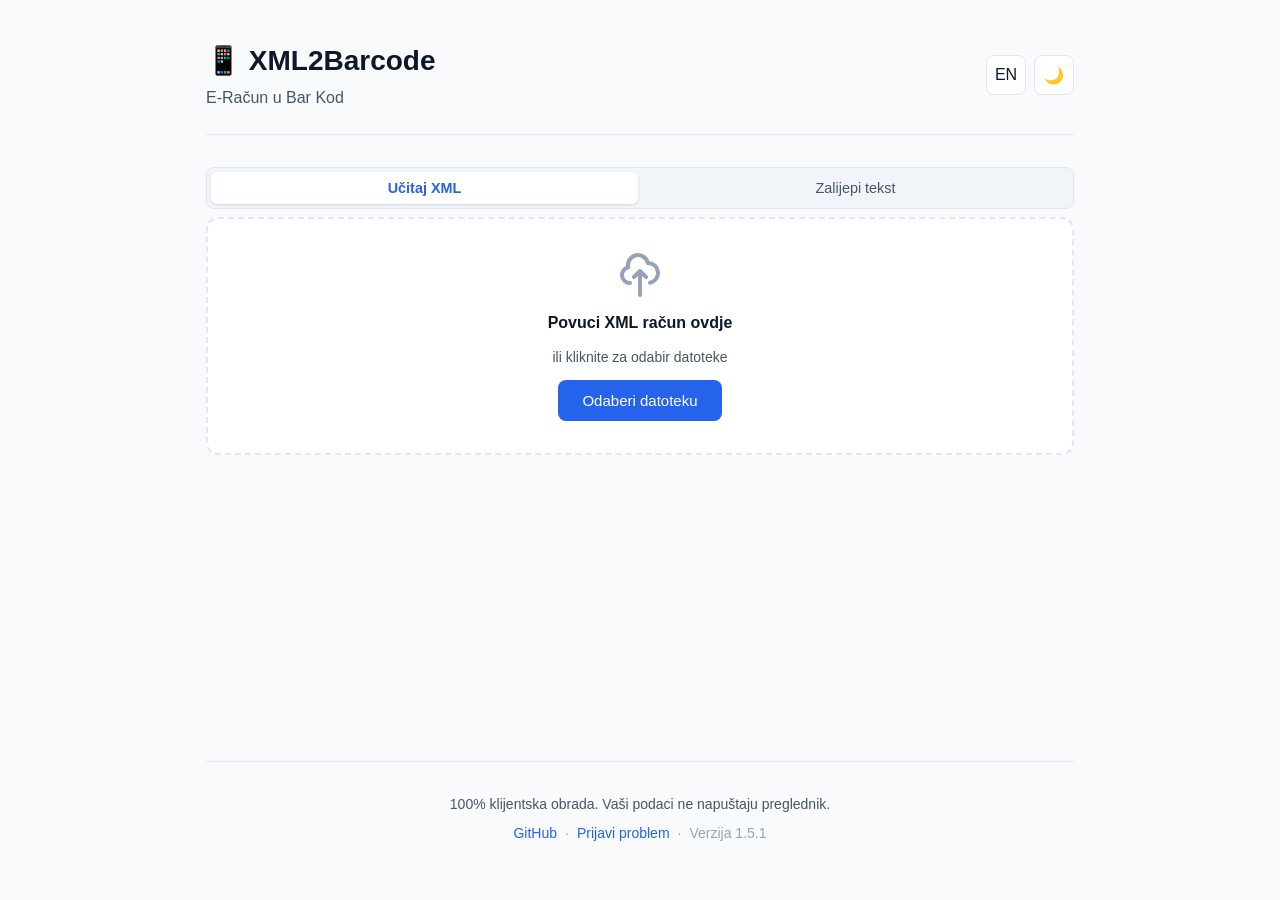
<file: index.html>
<!DOCTYPE html>
<html lang="hr">
<head>
    <meta charset="UTF-8">
    <meta name="viewport" content="width=device-width, initial-scale=1.0">
    <meta name="description" content="Pretvori hrvatske e-račune u bar kodove za mobitel (HUB-3 PDF417 i EPC QR)">
    <meta name="theme-color" content="#2563eb">
    <title>XML2Barcode - E-Račun u Bar Kod</title>

    <!-- PWA Manifest -->
    <link rel="manifest" href="manifest.json">
    <link rel="icon" type="image/svg+xml" href="data:image/svg+xml,<svg xmlns='http://www.w3.org/2000/svg' viewBox='0 0 100 100'><text y='.9em' font-size='90'>📱</text></svg>">

    <!-- External Libraries (local) -->
    <script src="lib/qrcode.min.js"></script>
    <script src="lib/bwip-js-min.js"></script>
    <script src="lib/jszip.min.js"></script>

    <!-- Styles -->
    <link rel="stylesheet" href="css/styles.css">
</head>
<body>
    <div class="container">
        <!-- Header -->
        <header class="header">
            <div class="header-content">
                <h1 class="title">📱 XML2Barcode</h1>
                <p class="subtitle" data-i18n="subtitle">E-Račun u Bar Kod</p>
            </div>
            <div class="header-controls">
                <button id="langToggle" class="icon-btn" aria-label="Toggle language">EN</button>
                <button id="themeToggle" class="icon-btn" aria-label="Toggle theme">🌙</button>
            </div>
        </header>

        <!-- Main Content -->
        <main class="main">
            <!-- Upload Section -->
            <section class="upload-section">
                <!-- Input mode toggle: Upload XML <-> Paste text -->
                <div class="input-mode-toggle" role="tablist" aria-label="Input mode">
                    <button type="button" class="mode-btn active" data-mode="file" data-i18n="modeUpload" aria-pressed="true">Učitaj XML</button>
                    <button type="button" class="mode-btn" data-mode="text" data-i18n="modeText" aria-pressed="false">Zalijepi tekst</button>
                </div>

                <div id="dropZone" class="drop-zone">
                    <div class="drop-zone-content">
                        <svg class="upload-icon" xmlns="http://www.w3.org/2000/svg" fill="none" viewBox="0 0 24 24" stroke="currentColor">
                            <path stroke-linecap="round" stroke-linejoin="round" stroke-width="2" d="M7 16a4 4 0 01-.88-7.903A5 5 0 1115.9 6L16 6a5 5 0 011 9.9M15 13l-3-3m0 0l-3 3m3-3v12" />
                        </svg>
                        <h2 data-i18n="dropZoneTitle">Povuci XML račun ovdje</h2>
                        <p data-i18n="dropZoneSubtitle">ili kliknite za odabir datoteke</p>
                        <input type="file" id="fileInput" accept=".xml" multiple hidden>
                        <button class="btn primary" id="selectBtn" data-i18n="selectBtn">Odaberi datoteku</button>
                    </div>
                </div>
                <!-- Text input zone (Paste text mode) -->
                <div id="textInputZone" class="text-input-zone hidden">
                    <textarea id="paymentTextInput" rows="8" data-i18n-placeholder="textInputPlaceholder"
                              placeholder="Zalijepi podatke za plaćanje (IBAN, iznos, model i poziv na broj, opis plaćanja)…"></textarea>
                    <button type="button" class="btn primary" id="generateFromTextBtn" data-i18n="generateBtn">Generiraj bar kod</button>
                </div>
                <button id="addMoreBtn" class="btn secondary compact hidden" data-i18n="addMoreFiles">
                    + Dodaj još datoteka
                </button>
                <!-- Success message with view results button (shown on mobile) -->
                <div id="uploadSuccess" class="upload-success hidden">
                    <p data-i18n="uploadSuccess">Datoteka uspješno učitana!</p>
                    <button id="viewResultsBtn" class="btn primary" data-i18n="viewResults">Pregledaj rezultate</button>
                </div>
            </section>

            <!-- Validation Messages -->
            <div id="validationMessages" class="validation-messages hidden"></div>

            <!-- Results Section -->
            <section id="resultsSection" class="results-section hidden">
                <!-- Invoice Summary -->
                <div class="invoice-summary">
                    <h3 data-i18n="invoiceSummary">Sažetak računa</h3>
                    <div class="summary-grid">
                        <div class="summary-item">
                            <span class="label" data-i18n="invoiceNumber">Broj računa</span>
                            <span id="invoiceNumber" class="value">-</span>
                        </div>
                        <div class="summary-item">
                            <span class="label" data-i18n="invoiceDate">Datum</span>
                            <span id="invoiceDate" class="value">-</span>
                        </div>
                        <div class="summary-item">
                            <span class="label" data-i18n="supplier">Primatelj</span>
                            <span id="supplier" class="value">-</span>
                        </div>
                        <div class="summary-item highlight">
                            <span class="label" data-i18n="amount">Iznos</span>
                            <span id="amount" class="value">-</span>
                        </div>
                    </div>
                </div>

                <!-- Payment Details -->
                <div class="payment-details">
                    <h3 data-i18n="paymentDetails">Podaci za plaćanje</h3>
                    <div class="details-grid">
                        <div class="detail-item">
                            <span class="label">IBAN</span>
                            <span id="iban" class="value font-mono">-</span>
                        </div>
                        <div class="detail-item">
                            <span class="label" data-i18n="model">Model</span>
                            <span id="model" class="value font-mono">-</span>
                        </div>
                        <div class="detail-item">
                            <span class="label" data-i18n="reference">Poziv na broj</span>
                            <span id="reference" class="value font-mono">-</span>
                        </div>
                        <div class="detail-item">
                            <span class="label" data-i18n="purpose">Svrha plaćanja</span>
                            <span id="purpose" class="value">-</span>
                        </div>
                    </div>
                    <button id="copyDetailsBtn" class="btn secondary" data-i18n="copyDetails">
                        Kopiraj podatke
                    </button>
                </div>

                <!-- Barcode Tabs -->
                <div class="barcode-tabs">
                    <button class="tab-btn active" data-tab="hub3" data-i18n="hub3Tab">HUB-3 (HRK)</button>
                </div>

                <!-- HUB-3 PDF417 -->
                <div id="hub3Tab" class="tab-content active">
                    <div class="barcode-container">
                        <h3 data-i18n="hub3Title">HUB-3 PDF417 Bar Kod</h3>
                        <p class="barcode-description" data-i18n="hub3Description">
                            Za domaće plaćanje u HRK. Skenirajte s mobilnom bankarstvom.
                        </p>
                        <div id="hub3Barcode" class="barcode"></div>
                        <div class="barcode-actions">
                            <button id="downloadHub3Png" class="btn primary" data-i18n="downloadPng">Preuzmi PNG</button>
                            <button id="printSelectedBtn" class="btn secondary" data-i18n="printInvoice">Ispiši račun</button>
                        </div>
                    </div>
                </div>
            </section>

            <!-- Recent Invoices (Combined History + Batch) -->
            <section id="invoicesSection" class="invoices-section hidden">
                <div class="invoices-header">
                    <h3 data-i18n="invoicesTitle">Povijest</h3>
                    <button id="clearHistoryBtn" class="btn secondary small" data-i18n="clearHistory">Obriši</button>
                </div>
                <div id="invoicesList" class="invoices-list"></div>
                <button id="downloadAllBtn" class="btn primary hidden" data-i18n="downloadAll">Preuzmi sve (ZIP)</button>
            </section>
        </main>

        <!-- Footer -->
        <footer class="footer">
            <p data-i18n="footerText">
                100% klijentska obrada. Vaši podaci ne napuštaju preglednik.
            </p>
            <p class="footer-links">
                <a href="https://github.com/nibzard/xml2barcode" target="_blank" rel="noopener">GitHub</a>
                <span class="dot">·</span>
                <a href="https://github.com/nibzard/xml2barcode/issues" target="_blank" rel="noopener" data-i18n="reportIssue">Prijavi problem</a>
                <span class="dot">·</span>
                <span id="versionLabel" class="version-label"></span>
            </p>
        </footer>

        <!-- Debug Panel -->
        <div id="debugPanel" class="debug-panel hidden">
            <div class="debug-header">
                <span>🐛 Debug Console</span>
                <div>
                    <button id="debugCopy" class="debug-btn">📋 Copy</button>
                    <button id="debugClear" class="debug-btn">Clear</button>
                    <button id="debugClose" class="debug-btn">×</button>
                </div>
            </div>
            <div id="debugLog" class="debug-log"></div>
        </div>
    </div>

    <!-- Scripts -->
    <script src="js/debug.js"></script>
    <script src="js/constants.js"></script>
    <script src="js/i18n.js"></script>
    <script src="js/storage.js"></script>
    <script src="js/xml-parser.js"></script>
    <script src="js/text-parser.js"></script>
    <script src="js/iban-trust.js"></script>
    <script src="js/hub3-generator.js"></script>
    <script src="js/epc-generator.js"></script>
    <script src="js/ui.js"></script>
    <script src="js/app.js"></script>

    <!-- Service Worker Registration -->
    <script>
        if ('serviceWorker' in navigator) {
            window.addEventListener('load', () => {
                navigator.serviceWorker.register('./sw.js')
                    .then((registration) => {
                        console.log('ServiceWorker registered:', registration.scope);
                    })
                    .catch((error) => {
                        console.log('ServiceWorker registration failed:', error);
                    });
            });
        }
    </script>
</body>
</html>
</file>
<file: css/styles.css>
/* ABOUTME: Main stylesheet for XML2Barcode application */
/* ABOUTME: Includes dark mode support and responsive design */

:root {
    --primary: #2563eb;
    --primary-hover: #1d4ed8;
    --secondary: #64748b;
    --secondary-hover: #475569;
    --success: #10b981;
    --warning: #f59e0b;
    --error: #ef4444;
    --bg-primary: #ffffff;
    --bg-secondary: #f8fafc;
    --bg-tertiary: #f1f5f9;
    --text-primary: #0f172a;
    --text-secondary: #475569;
    --text-muted: #94a3b8;
    --border: #e2e8f0;
    --shadow: 0 1px 3px 0 rgb(0 0 0 / 0.1), 0 1px 2px -1px rgb(0 0 0 / 0.1);
    --shadow-lg: 0 10px 15px -3px rgb(0 0 0 / 0.1), 0 4px 6px -4px rgb(0 0 0 / 0.1);
    --radius: 0.5rem;
    --radius-lg: 0.75rem;
}

[data-theme="dark"] {
    --primary: #3b82f6;
    --primary-hover: #60a5fa;
    --secondary: #64748b;
    --secondary-hover: #94a3b8;
    --success: #22c55e;
    --warning: #fbbf24;
    --error: #f87171;
    --bg-primary: #0f172a;
    --bg-secondary: #1e293b;
    --bg-tertiary: #334155;
    --text-primary: #f1f5f9;
    --text-secondary: #cbd5e1;
    --text-muted: #64748b;
    --border: #334155;
    --shadow: 0 1px 3px 0 rgb(0 0 0 / 0.3);
    --shadow-lg: 0 10px 15px -3px rgb(0 0 0 / 0.3);
}

/* ABOUTME: Base styles and reset */
*, *::before, *::after {
    box-sizing: border-box;
    margin: 0;
    padding: 0;
}

html {
    font-size: 16px;
    scroll-behavior: smooth;
}

body {
    font-family: -apple-system, BlinkMacSystemFont, 'Segoe UI', Roboto, 'Helvetica Neue', Arial, sans-serif;
    background-color: var(--bg-secondary);
    color: var(--text-primary);
    line-height: 1.5;
    min-height: 100vh;
    transition: background-color 0.3s, color 0.3s;
}

.container {
    max-width: 900px;
    margin: 0 auto;
    padding: 1rem;
    min-height: 100vh;
    display: flex;
    flex-direction: column;
}

/* ABOUTME: Header styles */
.header {
    display: flex;
    justify-content: space-between;
    align-items: center;
    padding: 1.5rem 0;
    border-bottom: 1px solid var(--border);
    margin-bottom: 2rem;
}

.header-content {
    flex: 1;
}

.title {
    font-size: 1.75rem;
    font-weight: 700;
    color: var(--text-primary);
    margin-bottom: 0.25rem;
}

.subtitle {
    font-size: 1rem;
    color: var(--text-secondary);
}

.header-controls {
    display: flex;
    gap: 0.5rem;
}

.icon-btn {
    width: 2.5rem;
    height: 2.5rem;
    border: 1px solid var(--border);
    border-radius: var(--radius);
    background: var(--bg-primary);
    color: var(--text-primary);
    font-size: 1rem;
    cursor: pointer;
    display: flex;
    align-items: center;
    justify-content: center;
    transition: all 0.2s;
}

.icon-btn:hover {
    background: var(--bg-tertiary);
    border-color: var(--secondary);
}

/* ABOUTME: Main content */
.main {
    flex: 1;
    display: flex;
    flex-direction: column;
    gap: 2rem;
}

/* ABOUTME: Upload section */
.upload-section {
    width: 100%;
    display: flex;
    flex-direction: column;
    gap: 0.5rem;
}

.drop-zone {
    border: 2px dashed var(--border);
    border-radius: var(--radius-lg);
    padding: 2rem;
    text-align: center;
    background: var(--bg-primary);
    transition: all 0.3s;
    cursor: pointer;
}

.drop-zone:hover,
.drop-zone.drag-over {
    border-color: var(--primary);
    background: var(--bg-secondary);
}

.drop-zone-content {
    display: flex;
    flex-direction: column;
    align-items: center;
    gap: 0.75rem;
}

.upload-icon {
    width: 3rem;
    height: 3rem;
    color: var(--text-muted);
}

.drop-zone h2 {
    font-size: 1rem;
    font-weight: 600;
    color: var(--text-primary);
}

.drop-zone p {
    color: var(--text-secondary);
    font-size: 0.875rem;
}

.drop-zone.hidden {
    display: none;
}

/* Input mode toggle: Upload XML <-> Paste text */
.input-mode-toggle {
    display: flex;
    gap: 0.25rem;
    padding: 0.25rem;
    background: var(--bg-tertiary);
    border: 1px solid var(--border);
    border-radius: var(--radius);
}

.mode-btn {
    flex: 1;
    padding: 0.5rem 1rem;
    border: none;
    border-radius: calc(var(--radius) - 0.125rem);
    background: transparent;
    color: var(--text-secondary);
    font-size: 0.9rem;
    font-weight: 500;
    cursor: pointer;
    transition: background 0.15s ease, color 0.15s ease;
}

.mode-btn:hover {
    color: var(--text-primary);
}

.mode-btn.active {
    background: var(--bg-primary);
    color: var(--primary);
    font-weight: 600;
    box-shadow: var(--shadow);
}

/* Paste-text input zone */
.text-input-zone {
    display: flex;
    flex-direction: column;
    gap: 0.75rem;
}

.text-input-zone textarea {
    width: 100%;
    min-height: 9rem;
    padding: 0.75rem;
    border: 2px dashed var(--border);
    border-radius: var(--radius-lg);
    background: var(--bg-primary);
    color: var(--text-primary);
    font-family: inherit;
    font-size: 0.95rem;
    line-height: 1.5;
    resize: vertical;
}

.text-input-zone textarea:focus {
    outline: none;
    border-color: var(--primary);
}

.text-input-zone textarea::placeholder {
    color: var(--text-muted);
}

/* Upload success message */
.upload-success {
    background: var(--success);
    color: white;
    padding: 1rem;
    border-radius: var(--radius);
    text-align: center;
    animation: fadeIn 0.3s ease-out;
}

.upload-success.hidden {
    display: none !important;
}

.upload-success p {
    margin-bottom: 0.5rem;
    font-weight: 500;
}

.upload-success .btn {
    background: white;
    color: var(--success);
}

.upload-success .btn:hover {
    background: var(--bg-primary);
}

.btn.compact {
    padding: 0.5rem 1rem;
    font-size: 0.875rem;
    align-self: flex-start;
}

/* ABOUTME: Page-wide dropzone indicator */
body.drag-over .main {
    border: 3px dashed var(--primary);
    border-radius: var(--radius-lg);
    padding: 1rem;
    background: rgba(37, 99, 235, 0.05);
}

/* ABOUTME: Buttons */
.btn {
    display: inline-flex;
    align-items: center;
    justify-content: center;
    gap: 0.5rem;
    padding: 0.75rem 1.5rem;
    border-radius: var(--radius);
    font-weight: 500;
    font-size: 0.9375rem;
    cursor: pointer;
    transition: all 0.2s;
    border: none;
}

.btn.primary {
    background: var(--primary);
    color: white;
}

.btn.primary:hover {
    background: var(--primary-hover);
}

.btn.secondary {
    background: var(--bg-tertiary);
    color: var(--text-primary);
    border: 1px solid var(--border);
}

.btn.secondary:hover {
    background: var(--border);
}

.btn.small {
    padding: 0.5rem 1rem;
    font-size: 0.875rem;
}

.btn:disabled {
    opacity: 0.5;
    cursor: not-allowed;
}

/* ABOUTME: Validation messages */
.validation-messages {
    padding: 1rem;
    border-radius: var(--radius);
    background: var(--bg-primary);
    border: 1px solid var(--warning);
}

.validation-messages.warning {
    border-color: var(--warning);
}

.validation-messages.error {
    border-color: var(--error);
}

.validation-messages ul {
    list-style: none;
    padding-left: 0;
}

.validation-messages li {
    padding: 0.5rem 0;
    display: flex;
    align-items: flex-start;
    gap: 0.5rem;
}

.validation-messages li::before {
    content: "⚠";
    flex-shrink: 0;
}

/* IBAN-trust severity: amber for warnings/cautions, muted for the familiar-IBAN note.
   Deliberately no green / no checkmark — history is recognition, not verification. */
.validation-messages li.msg-warning::before,
.validation-messages li.msg-caution::before {
    color: var(--warning);
}

.validation-messages li.msg-info::before {
    content: "•";
    color: var(--text-muted);
}

.validation-messages li.msg-info {
    color: var(--text-secondary);
}

/* ABOUTME: Results section */
.results-section {
    display: flex;
    flex-direction: column;
    gap: 2rem;
}

.hidden {
    display: none !important;
}

/* ABOUTME: Invoice summary */
.invoice-summary,
.payment-details {
    background: var(--bg-primary);
    border-radius: var(--radius-lg);
    padding: 1.5rem;
    box-shadow: var(--shadow);
}

.invoice-summary h3,
.payment-details h3 {
    font-size: 1.125rem;
    font-weight: 600;
    margin-bottom: 1rem;
    color: var(--text-primary);
}

.summary-grid,
.details-grid {
    display: grid;
    grid-template-columns: repeat(auto-fit, minmax(200px, 1fr));
    gap: 1rem;
}

.summary-item,
.detail-item {
    display: flex;
    flex-direction: column;
    gap: 0.25rem;
}

.summary-item .label,
.detail-item .label {
    font-size: 0.875rem;
    color: var(--text-secondary);
}

.summary-item .value,
.detail-item .value {
    font-size: 1rem;
    font-weight: 500;
    color: var(--text-primary);
    word-break: break-word;
}

.summary-item.highlight .value {
    font-size: 1.5rem;
    font-weight: 700;
    color: var(--primary);
}

.font-mono {
    font-family: 'SF Mono', Monaco, 'Cascadia Code', 'Courier New', monospace;
}

/* ABOUTME: Barcode tabs */
.barcode-tabs {
    display: flex;
    gap: 0.5rem;
    border-bottom: 1px solid var(--border);
    margin-bottom: 1.5rem;
}

.tab-btn {
    padding: 0.75rem 1.5rem;
    background: transparent;
    border: none;
    border-bottom: 2px solid transparent;
    color: var(--text-secondary);
    font-weight: 500;
    cursor: pointer;
    transition: all 0.2s;
}

.tab-btn:hover {
    color: var(--text-primary);
}

.tab-btn.active {
    color: var(--primary);
    border-bottom-color: var(--primary);
}

.tab-content {
    display: none;
}

.tab-content.active {
    display: block;
}

/* ABOUTME: Barcode containers */
.barcode-container {
    background: var(--bg-primary);
    border-radius: var(--radius-lg);
    padding: 2rem;
    box-shadow: var(--shadow);
}

.barcode-container h3 {
    font-size: 1.125rem;
    font-weight: 600;
    margin-bottom: 0.5rem;
    color: var(--text-primary);
}

.barcode-description {
    color: var(--text-secondary);
    margin-bottom: 1.5rem;
    font-size: 0.9375rem;
}

.barcode,
.qrcode {
    display: flex;
    justify-content: center;
    align-items: center;
    min-height: 150px;
    padding: 1rem;
    background: var(--bg-secondary);
    border-radius: var(--radius);
    margin-bottom: 1rem;
}

.barcode canvas,
.qrcode canvas,
.qrcode img {
    max-width: 100%;
    height: auto;
    background: #fff;
    padding: 0.5rem;
    border-radius: 4px;
}

.barcode-string {
    background: var(--bg-secondary);
    padding: 0.75rem;
    border-radius: var(--radius);
    font-size: 0.75rem;
    word-break: break-all;
    color: var(--text-muted);
    margin-bottom: 1rem;
}

.barcode-actions {
    display: flex;
    flex-wrap: wrap;
    gap: 0.75rem;
}

/* ABOUTME: Invoices section (combined history + batch) */
.invoices-section {
    background: var(--bg-primary);
    border-radius: var(--radius-lg);
    padding: 1.5rem;
    box-shadow: var(--shadow);
}

.invoices-header {
    display: flex;
    justify-content: space-between;
    align-items: center;
    margin-bottom: 1rem;
}

.invoices-header h3 {
    font-size: 1.125rem;
    font-weight: 600;
}

.invoices-list {
    display: flex;
    flex-direction: column;
    gap: 0.5rem;
}

.invoices-item {
    display: flex;
    justify-content: space-between;
    align-items: center;
    padding: 0.75rem 1rem;
    background: var(--bg-secondary);
    border-radius: var(--radius);
    cursor: pointer;
    transition: background 0.2s;
}

.invoices-item:hover {
    background: var(--bg-tertiary);
}

.invoices-item-info {
    flex: 1;
    min-width: 0;
}

.invoices-item-title {
    font-weight: 500;
    color: var(--text-primary);
}

.invoices-item-subtitle {
    font-size: 0.875rem;
    color: var(--text-secondary);
}

.invoices-item-delete {
    background: transparent;
    border: none;
    color: var(--text-muted);
    cursor: pointer;
    padding: 0.25rem;
    font-size: 1.25rem;
    transition: color 0.2s;
}

.invoices-item-delete:hover {
    color: var(--error);
}

.invoices-item-actions {
    display: flex;
    gap: 0.5rem;
}

.invoices-empty {
    text-align: center;
    color: var(--text-muted);
    padding: 2rem;
}

/* Invoice checkbox styling */
.invoice-checkbox-wrapper {
    padding-right: 0.75rem;
    display: flex;
    align-items: center;
}

.invoice-checkbox {
    width: 18px;
    height: 18px;
    cursor: pointer;
    accent-color: var(--primary);
}

/* Latest batch indicator */
.latest-batch {
    background: rgba(37, 99, 235, 0.05);
    border-left: 3px solid var(--primary);
}

.batch-badge {
    display: inline-block;
    background: var(--primary);
    color: white;
    font-size: 0.7rem;
    padding: 2px 6px;
    border-radius: 4px;
    margin-left: 0.5rem;
    text-transform: uppercase;
    font-weight: 600;
}

.invoices-item {
    padding-left: 0.75rem;
}

/* ABOUTME: Footer */
.footer {
    margin-top: 3rem;
    padding: 2rem 0;
    border-top: 1px solid var(--border);
    text-align: center;
}

.footer p {
    color: var(--text-secondary);
    font-size: 0.875rem;
    margin-bottom: 0.5rem;
}

.footer-links {
    display: flex;
    align-items: center;
    justify-content: center;
    gap: 0.5rem;
    flex-wrap: wrap;
}

.footer-links a {
    color: var(--primary);
    text-decoration: none;
    font-size: 0.875rem;
}

.footer-links a:hover {
    text-decoration: underline;
}

.footer-links .dot {
    color: var(--text-muted);
}

.footer-links .version-label {
    color: var(--text-muted);
    font-size: 0.875rem;
}

/* ABOUTME: Debug Panel */
.debug-panel {
    position: fixed;
    bottom: 0;
    left: 0;
    right: 0;
    max-height: 200px;
    background: #1a1a1a;
    border-top: 2px solid #333;
    z-index: 9999;
    display: flex;
    flex-direction: column;
}

.debug-header {
    display: flex;
    justify-content: space-between;
    align-items: center;
    padding: 8px 12px;
    background: #252525;
    border-bottom: 1px solid #333;
}

.debug-header span {
    color: #fff;
    font-size: 12px;
    font-weight: 600;
}

.debug-btn {
    background: #333;
    color: #fff;
    border: none;
    padding: 4px 10px;
    border-radius: 4px;
    font-size: 11px;
    cursor: pointer;
    margin-left: 8px;
}

.debug-btn:hover {
    background: #444;
}

.debug-log {
    flex: 1;
    overflow-y: auto;
    padding: 8px 12px;
    font-family: monospace;
    font-size: 11px;
    color: #0f0;
    background: #0a0a0a;
}

.debug-log-entry {
    padding: 2px 0;
    border-bottom: 1px solid #222;
}

.debug-log-entry .timestamp {
    color: #666;
    margin-right: 8px;
}

.debug-log-entry.error {
    color: #f66;
}

.debug-log-entry.warn {
    color: #fc6;
}

/* ABOUTME: Print styles */
@media print {
    .header,
    .upload-section,
    .validation-messages,
    .barcode-tabs,
    .barcode-actions,
    .invoices-section,
    .footer {
        display: none !important;
    }

    .results-section {
        display: block !important;
    }

    .barcode-container {
        box-shadow: none;
        border: 1px solid var(--border);
        page-break-inside: avoid;
    }

    body {
        background: white;
        color: black;
    }
}

/* ABOUTME: Responsive design */
@media (max-width: 640px) {
    .title {
        font-size: 1.5rem;
    }

    .subtitle {
        font-size: 0.875rem;
    }

    .drop-zone {
        padding: 1.5rem 1rem;
    }

    .drop-zone h2 {
        font-size: 0.875rem;
    }

    .summary-grid,
    .details-grid {
        grid-template-columns: 1fr;
    }

    .barcode-tabs {
        flex-direction: column;
    }

    .tab-btn {
        text-align: left;
        border-bottom: 1px solid var(--border);
        border-left: 2px solid transparent;
    }

    .tab-btn.active {
        border-bottom-color: var(--border);
        border-left-color: var(--primary);
    }

    .barcode-actions {
        flex-direction: column;
    }

    .barcode-actions .btn {
        width: 100%;
    }

    .invoices-item {
        flex-direction: column;
        align-items: flex-start;
    }

    .invoices-item-actions {
        width: 100%;
        justify-content: flex-end;
    }

    .upload-success {
        display: flex;
        flex-direction: column;
        gap: 0.5rem;
    }

    .upload-success .btn {
        width: 100%;
    }
}

/* Hide upload success on desktop (show only on mobile) */
@media (min-width: 641px) {
    .upload-success {
        display: none !important;
    }
}

/* ABOUTME: Utility classes */
.sr-only {
    position: absolute;
    width: 1px;
    height: 1px;
    padding: 0;
    margin: -1px;
    overflow: hidden;
    clip: rect(0, 0, 0, 0);
    white-space: nowrap;
    border: 0;
}

.text-center {
    text-align: center;
}

.text-error {
    color: var(--error);
    padding: 1rem;
    text-align: center;
}

.mt-1 { margin-top: 0.25rem; }
.mt-2 { margin-top: 0.5rem; }
.mt-4 { margin-top: 1rem; }
.mb-1 { margin-bottom: 0.25rem; }
.mb-2 { margin-bottom: 0.5rem; }
.mb-4 { margin-bottom: 1rem; }

/* ABOUTME: Animation */
@keyframes fadeIn {
    from {
        opacity: 0;
        transform: translateY(10px);
    }
    to {
        opacity: 1;
        transform: translateY(0);
    }
}

.fade-in {
    animation: fadeIn 0.3s ease-out;
}

/* ABOUTME: Loading state */
.loading {
    display: inline-flex;
    align-items: center;
    gap: 0.5rem;
}

.loading::after {
    content: "";
    width: 1rem;
    height: 1rem;
    border: 2px solid var(--border);
    border-top-color: var(--primary);
    border-radius: 50%;
    animation: spin 0.8s linear infinite;
}

@keyframes spin {
    to {
        transform: rotate(360deg);
    }
}
</file>
